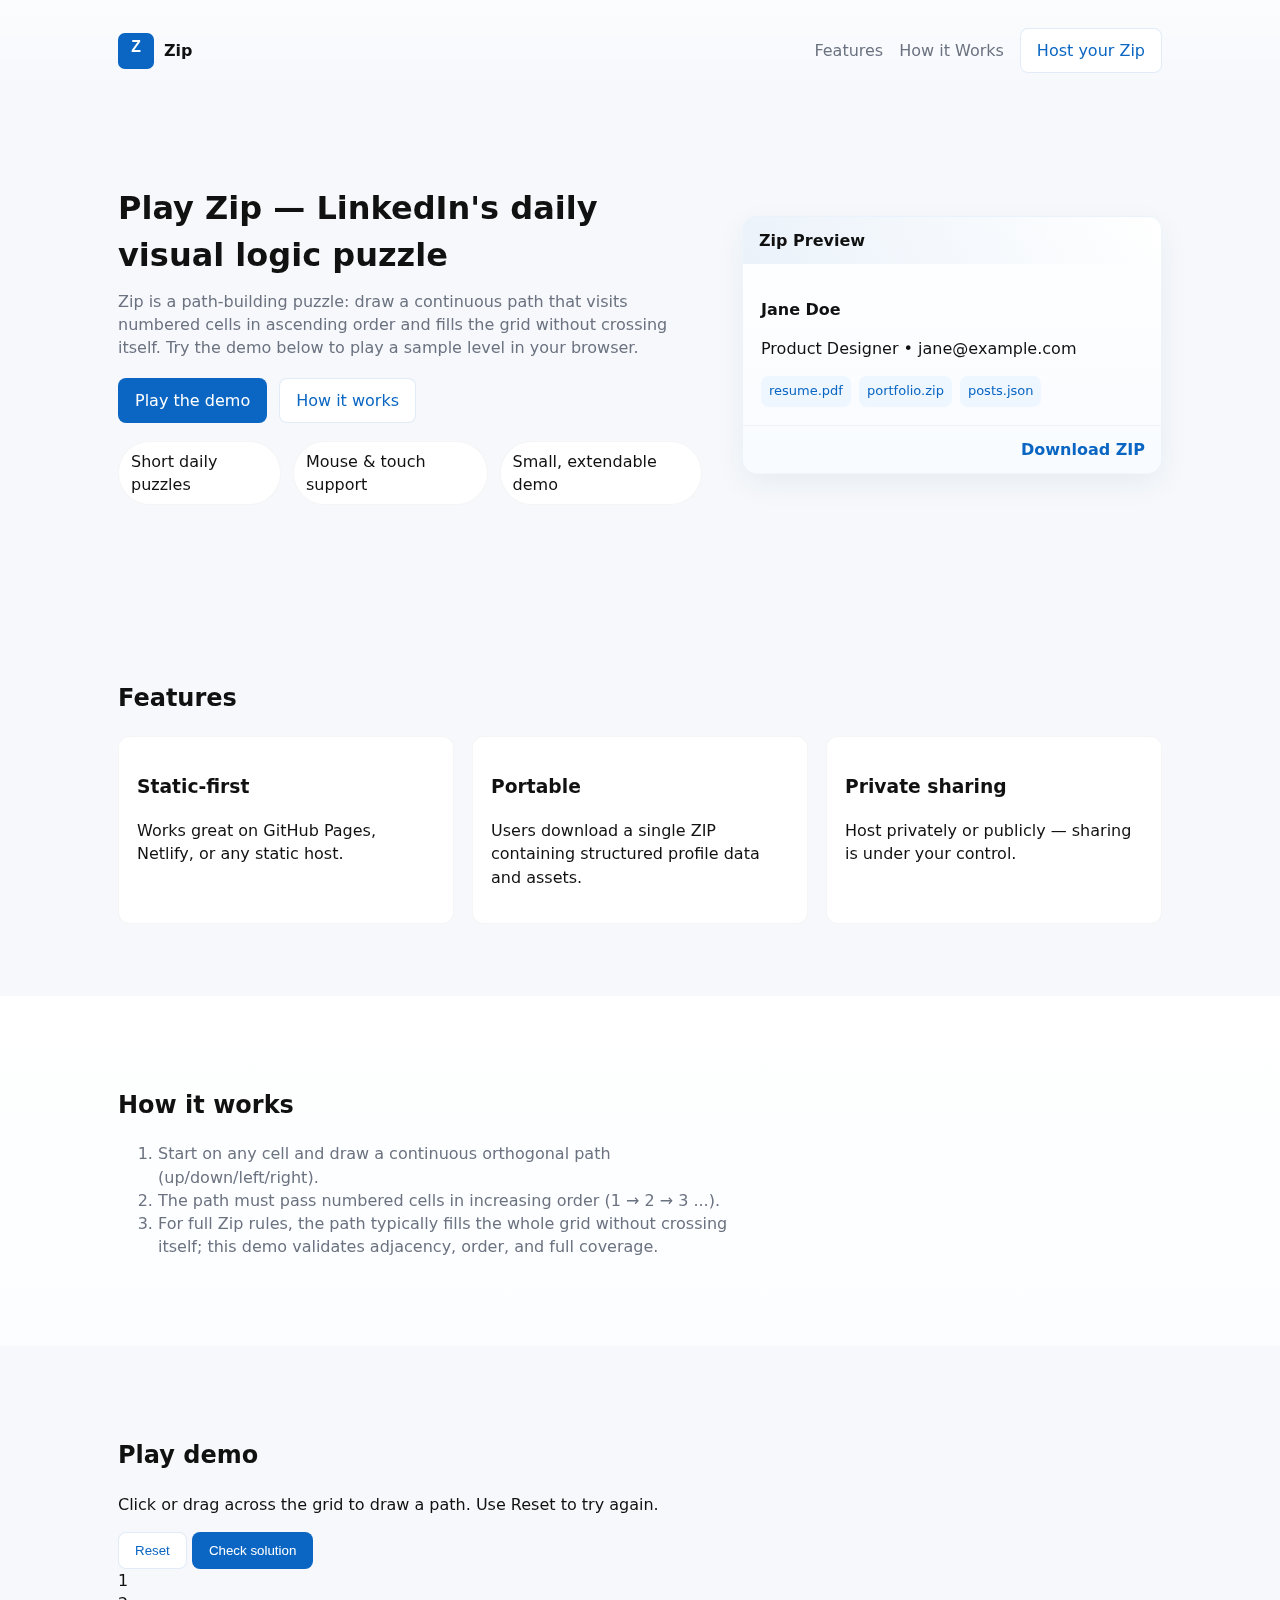
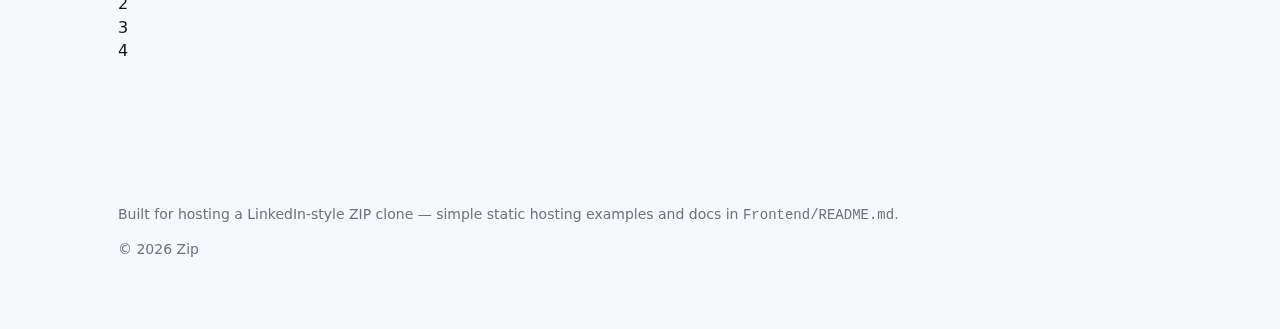
<file: Frontend/index.html>
<!doctype html>
<html lang="en">
<head>
  <meta charset="utf-8" />
  <meta name="viewport" content="width=device-width,initial-scale=1" />
  <title>Zip — LinkedIn Daily Puzzle (play demo)</title>
  <link rel="stylesheet" href="styles.css">
</head>
<body>
  <header class="site-header">
    <div class="container">
      <a class="brand" href="#">
        <img src="logo.svg" alt="Zip logo" class="logo" />
        <span class="brand-name">Zip</span>
      </a>
      <nav class="nav">
        <a href="#features">Features</a>
        <a href="#how">How it Works</a>
        <a class="btn" id="cta-top" href="#">Host your Zip</a>
      </nav>
    </div>
  </header>

  <main>
    <section class="hero">
      <div class="container hero-grid">
        <div class="hero-copy">
          <h1>Play Zip — LinkedIn's daily visual logic puzzle</h1>
          <p>Zip is a path-building puzzle: draw a continuous path that visits numbered cells in ascending order and fills the grid without crossing itself. Try the demo below to play a sample level in your browser.</p>
          <div class="hero-ctas">
            <a class="btn primary" id="cta-hero" href="#play">Play the demo</a>
            <a class="btn ghost" href="README.md">How it works</a>
          </div>
          <ul class="benefits">
            <li>Short daily puzzles</li>
            <li>Mouse & touch support</li>
            <li>Small, extendable demo</li>
          </ul>
        </div>
        <div class="hero-visual">
          <div class="mockup">
            <div class="mockup-header">Zip Preview</div>
            <div class="mockup-body">
              <p><strong>Jane Doe</strong></p>
              <p>Product Designer • jane@example.com</p>
              <div class="mockup-files">
                <span>resume.pdf</span>
                <span>portfolio.zip</span>
                <span>posts.json</span>
              </div>
            </div>
            <div class="mockup-footer">Download ZIP</div>
          </div>
        </div>
      </div>
    </section>

    <section id="features" class="section">
      <div class="container">
        <h2>Features</h2>
        <div class="features-grid">
          <div class="feature">
            <h3>Static-first</h3>
            <p>Works great on GitHub Pages, Netlify, or any static host.</p>
          </div>
          <div class="feature">
            <h3>Portable</h3>
            <p>Users download a single ZIP containing structured profile data and assets.</p>
          </div>
          <div class="feature">
            <h3>Private sharing</h3>
            <p>Host privately or publicly — sharing is under your control.</p>
          </div>
        </div>
      </div>
    </section>

    <section id="how" class="section alt">
      <div class="container">
        <h2>How it works</h2>
        <ol class="steps">
          <li>Start on any cell and draw a continuous orthogonal path (up/down/left/right).</li>
          <li>The path must pass numbered cells in increasing order (1 → 2 → 3 ...).</li>
          <li>For full Zip rules, the path typically fills the whole grid without crossing itself; this demo validates adjacency, order, and full coverage.</li>
        </ol>
      </div>
    </section>

    <section id="play" class="section">
      <div class="container">
        <h2>Play demo</h2>
        <p>Click or drag across the grid to draw a path. Use Reset to try again.</p>
        <div class="zip-controls">
          <button id="zip-reset" class="btn">Reset</button>
          <button id="zip-check" class="btn primary">Check solution</button>
          <span id="zip-msg" style="margin-left:12px;color:var(--muted)"></span>
        </div>
        <div id="zip-game" class="zip-game" aria-label="Zip puzzle"></div>
      </div>
    </section>
  </main>

  <footer class="site-footer">
    <div class="container">
      <p>Built for hosting a LinkedIn-style ZIP clone — simple static hosting examples and docs in <code>Frontend/README.md</code>.</p>
      <p>© <span id="year"></span> Zip</p>
    </div>
  </footer>

  <div id="modal" class="modal hidden">
    <div class="modal-panel">
      <button id="modal-close" class="modal-close">×</button>
      <h3>Ready to host your Zip?</h3>
      <p>Serve this folder with any static host. Try:</p>
      <pre>python3 -m http.server 8000</pre>
      <p>Open <code>http://localhost:8000</code> and follow the README for packaging instructions.</p>
      <a id="modal-cta" class="btn primary" href="#">Open README</a>
    </div>
  </div>

  <script src="script.js"></script>
  <script src="zip-game.js"></script>
</body>
</html>
</file>
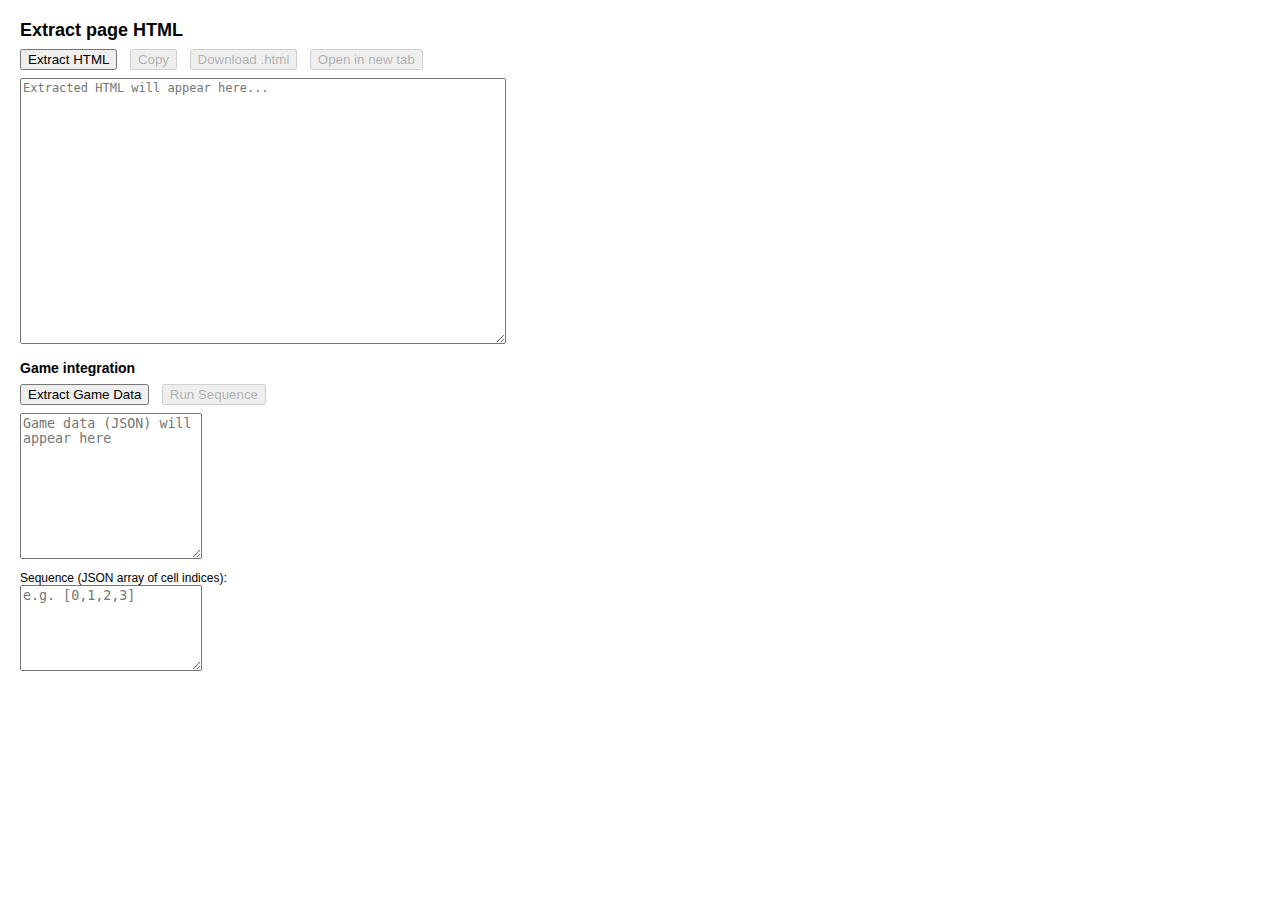
<file: extension/hello.html>
<!doctype html>
<html>
  <head>
    <meta charset="utf-8" />
    <title>Hello Extensions</title>
    <style>
      body{font-family: Arial, sans-serif; width:480px; padding:12px}
      h1{font-size:18px;margin:0 0 8px}
      #rawHtml{width:100%;height:260px;font-family:monospace;font-size:12px;white-space:pre-wrap;overflow:auto}
      .row{margin-top:8px}
      button{margin-right:8px}
      #actions{display:none;margin-top:8px}
    </style>
  </head>
  <body>
    <h1>Extract page HTML</h1>
    <div class="row">
      <button id="extractBtn">Extract HTML</button>
      <button id="copyBtn" disabled>Copy</button>
      <button id="downloadBtn" disabled>Download .html</button>
      <button id="openBtn" disabled>Open in new tab</button>
    </div>

    <div class="row">
      <textarea id="rawHtml" placeholder="Extracted HTML will appear here..." readonly></textarea>
    </div>

    <h2 style="font-size:14px;margin-top:12px;margin-bottom:6px">Game integration</h2>
    <div class="row">
      <button id="extractGameDataBtn">Extract Game Data</button>
      <button id="runSequenceBtn" disabled>Run Sequence</button>
    </div>
    <div class="row">
      <textarea id="gameData" placeholder='Game data (JSON) will appear here' readonly style="height:140px"></textarea>
    </div>
    <div class="row">
      <label for="sequenceInput" style="display:block;font-size:12px;margin-top:6px">Sequence (JSON array of cell indices):</label>
      <textarea id="sequenceInput" placeholder='e.g. [0,1,2,3]' style="height:80px"></textarea>
    </div>

    <script src="popup.js"></script>
  </body>
</html>
</file>
<file: Frontend/styles.css>
/* Simple, responsive landing page styles */
:root{
  --bg:#f6f8fb;
  --card:#ffffff;
  --muted:#6b7280;
  --brand:#0a66c2; /* LinkedIn-like blue */
  --radius:12px;
  --container:1100px;
}
*{box-sizing:border-box}
body{font-family:Inter,system-ui,Segoe UI,Roboto,Helvetica,Arial;line-height:1.45;color:#111;background:var(--bg);margin:0}
.container{max-width:var(--container);margin:0 auto;padding:28px}
.site-header{background:linear-gradient(180deg,rgba(255,255,255,0.6),transparent);backdrop-filter:saturate(120%) blur(4px);position:sticky;top:0;z-index:10}
.site-header .container{display:flex;align-items:center;justify-content:space-between}
.brand{display:flex;align-items:center;gap:10px;text-decoration:none;color:inherit}
.logo{height:36px;width:36px}
.brand-name{font-weight:700}
.nav{display:flex;gap:16px;align-items:center}
.nav a{color:var(--muted);text-decoration:none}
.btn{display:inline-block;padding:10px 16px;border-radius:8px;text-decoration:none;border:1px solid transparent}
.btn.ghost{background:transparent;border-color:transparent}
.btn.primary{background:var(--brand);color:#fff}
.btn:not(.primary){background:#fff;color:var(--brand);border-color:rgba(10,102,194,0.12)}
.hero{padding:56px 0}
.hero-grid{display:grid;grid-template-columns:1fr 420px;gap:40px;align-items:center}
.hero-copy h1{font-size:2rem;margin:0 0 12px}
.hero-copy p{color:var(--muted);margin:0 0 18px}
.hero-ctas{margin:18px 0;display:flex;gap:12px}
.benefits{display:flex;gap:12px;padding:0;margin:16px 0 0;list-style:none}
.benefits li{background:var(--card);padding:8px 12px;border-radius:999px;border:1px solid rgba(0,0,0,0.04)}
.mockup{background:linear-gradient(180deg,#fff,#f8fbff);border-radius:14px;box-shadow:0 10px 30px rgba(10,66,120,0.06);overflow:hidden;border:1px solid rgba(10,102,194,0.06)}
.mockup-header{background:linear-gradient(90deg,rgba(10,102,194,0.08),transparent);padding:12px 16px;font-weight:600}
.mockup-body{padding:18px}
.mockup-files{display:flex;gap:8px;margin-top:10px}
.mockup-files span{background:#eef6ff;padding:6px 8px;border-radius:8px;color:var(--brand);font-size:13px}
.mockup-footer{padding:12px 16px;border-top:1px solid rgba(0,0,0,0.04);text-align:right;font-weight:600;color:var(--brand)}
.section{padding:44px 0}
.section.alt{background:linear-gradient(180deg,#fff, #fbfdff)}
.features-grid{display:grid;grid-template-columns:repeat(3,1fr);gap:18px}
.feature{background:var(--card);padding:18px;border-radius:12px;border:1px solid rgba(0,0,0,0.04)}
.steps{max-width:640px;color:var(--muted)}
.site-footer{padding:28px 0;color:var(--muted);font-size:14px}
.code{font-family:monospace}
/* Modal */
.modal{position:fixed;inset:0;display:grid;place-items:center;background:rgba(11,22,33,0.45)}
.modal.hidden{display:none}
.modal-panel{background:var(--card);padding:22px;border-radius:12px;max-width:520px;width:90%;box-shadow:0 20px 60px rgba(2,6,23,0.3)}
.modal-close{position:absolute;right:18px;top:16px;border:0;background:transparent;font-size:20px}
@media (max-width:880px){
  .hero-grid{grid-template-columns:1fr;}
  .features-grid{grid-template-columns:1fr}
  .nav{display:none}
}
</file>
